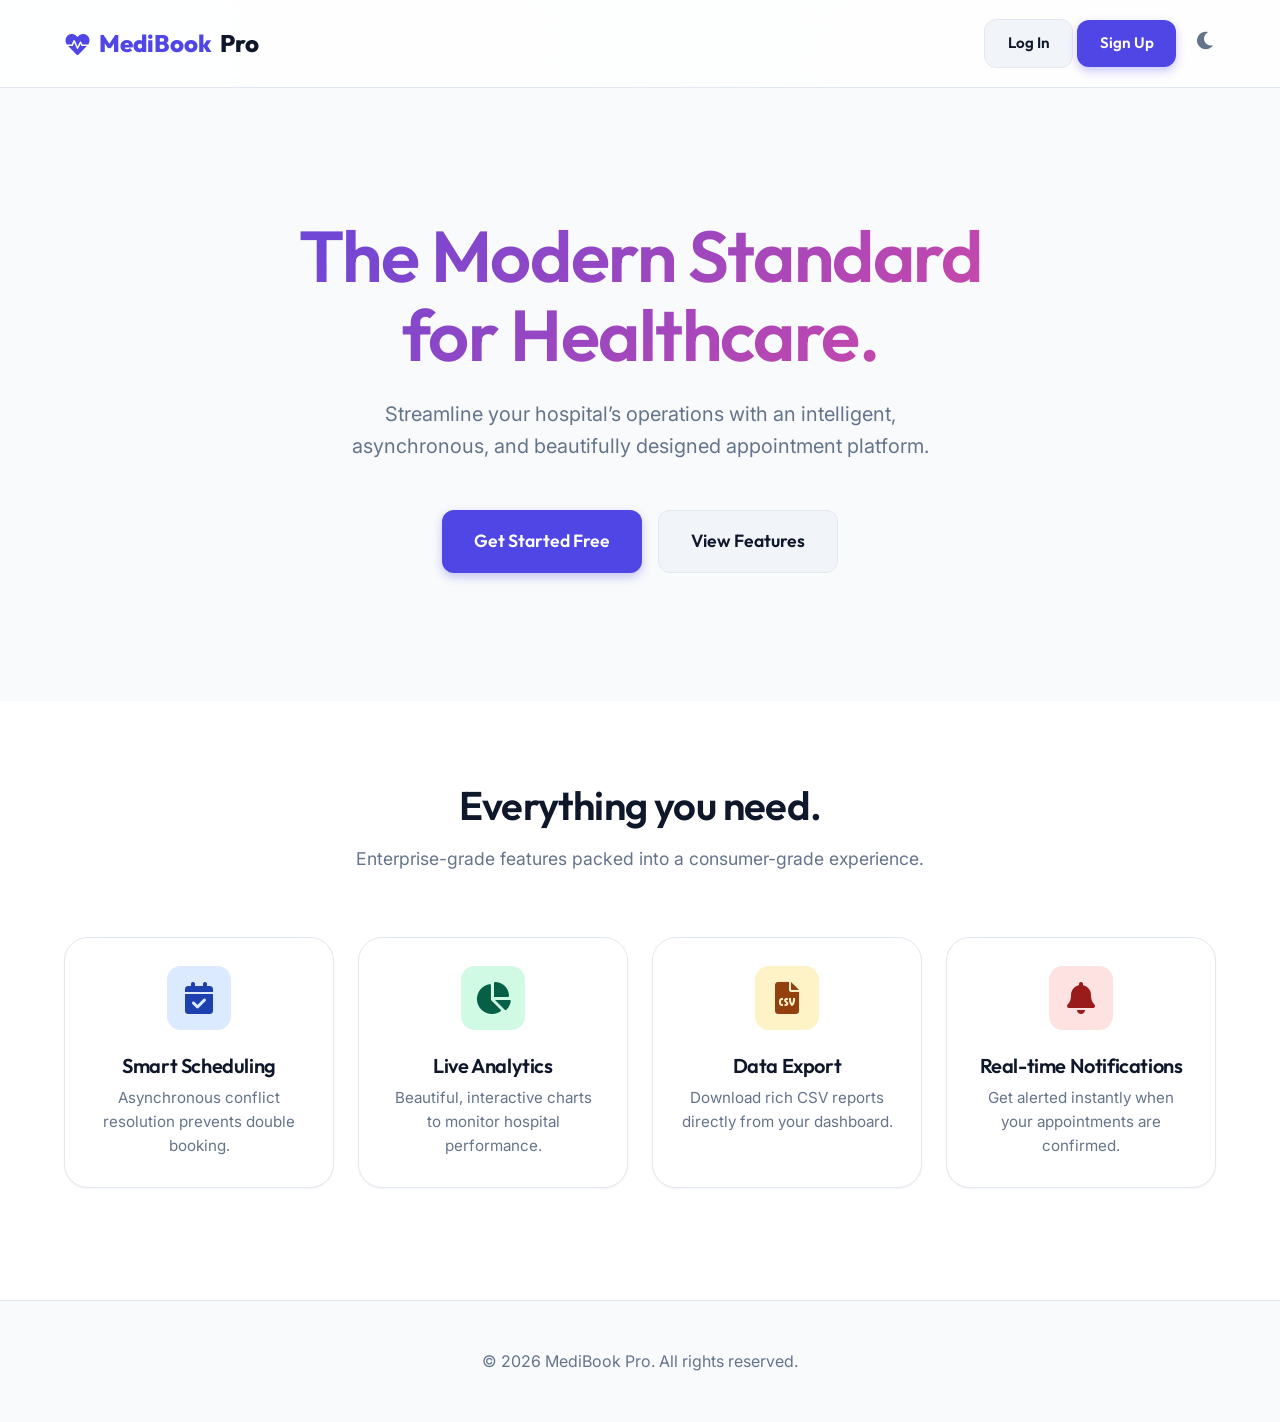
<file: index.html>
<!DOCTYPE html>
<html lang="en">
<head>
  <meta charset="UTF-8">
  <meta name="viewport" content="width=device-width, initial-scale=1.0">
  <title>MediBook Pro | Modern Healthcare</title>
  <link rel="stylesheet" href="https://cdnjs.cloudflare.com/ajax/libs/font-awesome/6.0.0/css/all.min.css">
  <link rel="stylesheet" href="assets/css/style.css">
</head>
<body>

  <header class="landing-header">
    <div class="logo">
      <i class="fas fa-heartbeat"></i>
      MediBook <span style="color:var(--text-main);">Pro</span>
    </div>
    <nav class="landing-nav">
      <a href="login.html" class="btn btn-secondary">Log In</a>
      <a href="register.html" class="btn btn-primary">Sign Up</a>
      <button class="icon-btn theme-toggle" title="Toggle Theme" style="margin-left:1rem;"><i class="fas fa-moon"></i></button>
    </nav>
  </header>

  <main>
    <section class="hero">
      <h1>The Modern Standard<br>for Healthcare.</h1>
      <p>Streamline your hospital’s operations with an intelligent, asynchronous, and beautifully designed appointment platform.</p>
      <div style="display: flex; gap: 1rem; justify-content: center; margin-top: 2rem;">
        <a href="register.html" class="btn btn-primary" style="padding: 1rem 2rem; font-size: 1.1rem;">Get Started Free</a>
        <a href="#features" class="btn btn-secondary" style="padding: 1rem 2rem; font-size: 1.1rem;">View Features</a>
      </div>
    </section>

    <section id="features" class="features" style="padding: 5rem 5%; background: var(--bg-surface);">
      <div style="text-align:center; margin-bottom: 4rem;">
        <h2 style="font-size: 2.5rem; margin-bottom: 1rem;">Everything you need.</h2>
        <p style="color:var(--text-muted); font-size: 1.1rem;">Enterprise-grade features packed into a consumer-grade experience.</p>
      </div>
      <div class="stats-grid">
        <div class="card" style="text-align: center; margin-bottom: 0;">
          <div class="stat-icon blue" style="margin: 0 auto 1.5rem auto; width: 64px; height: 64px; font-size: 2rem;"><i class="fas fa-calendar-check"></i></div>
          <h3 style="font-family: 'Outfit'; font-size: 1.25rem; color:var(--text-main); text-transform:none;">Smart Scheduling</h3>
          <p style="color: var(--text-muted); font-size: 0.95rem; margin-top: 0.5rem;">Asynchronous conflict resolution prevents double booking.</p>
        </div>
        <div class="card" style="text-align: center; margin-bottom: 0;">
          <div class="stat-icon green" style="margin: 0 auto 1.5rem auto; width: 64px; height: 64px; font-size: 2rem;"><i class="fas fa-chart-pie"></i></div>
          <h3 style="font-family: 'Outfit'; font-size: 1.25rem; color:var(--text-main); text-transform:none;">Live Analytics</h3>
          <p style="color: var(--text-muted); font-size: 0.95rem; margin-top: 0.5rem;">Beautiful, interactive charts to monitor hospital performance.</p>
        </div>
        <div class="card" style="text-align: center; margin-bottom: 0;">
          <div class="stat-icon amber" style="margin: 0 auto 1.5rem auto; width: 64px; height: 64px; font-size: 2rem;"><i class="fas fa-file-csv"></i></div>
          <h3 style="font-family: 'Outfit'; font-size: 1.25rem; color:var(--text-main); text-transform:none;">Data Export</h3>
          <p style="color: var(--text-muted); font-size: 0.95rem; margin-top: 0.5rem;">Download rich CSV reports directly from your dashboard.</p>
        </div>
        <div class="card" style="text-align: center; margin-bottom: 0;">
          <div class="stat-icon red" style="margin: 0 auto 1.5rem auto; width: 64px; height: 64px; font-size: 2rem;"><i class="fas fa-bell"></i></div>
          <h3 style="font-family: 'Outfit'; font-size: 1.25rem; color:var(--text-main); text-transform:none;">Real-time Notifications</h3>
          <p style="color: var(--text-muted); font-size: 0.95rem; margin-top: 0.5rem;">Get alerted instantly when your appointments are confirmed.</p>
        </div>
      </div>
    </section>
  </main>

  <footer style="padding: 3rem 5%; text-align: center; border-top: 1px solid var(--border); color: var(--text-muted);">
    <p>&copy; 2026 MediBook Pro. All rights reserved.</p>
  </footer>

  <script src="assets/js/utils.js"></script>
</body>
</html>
</file>
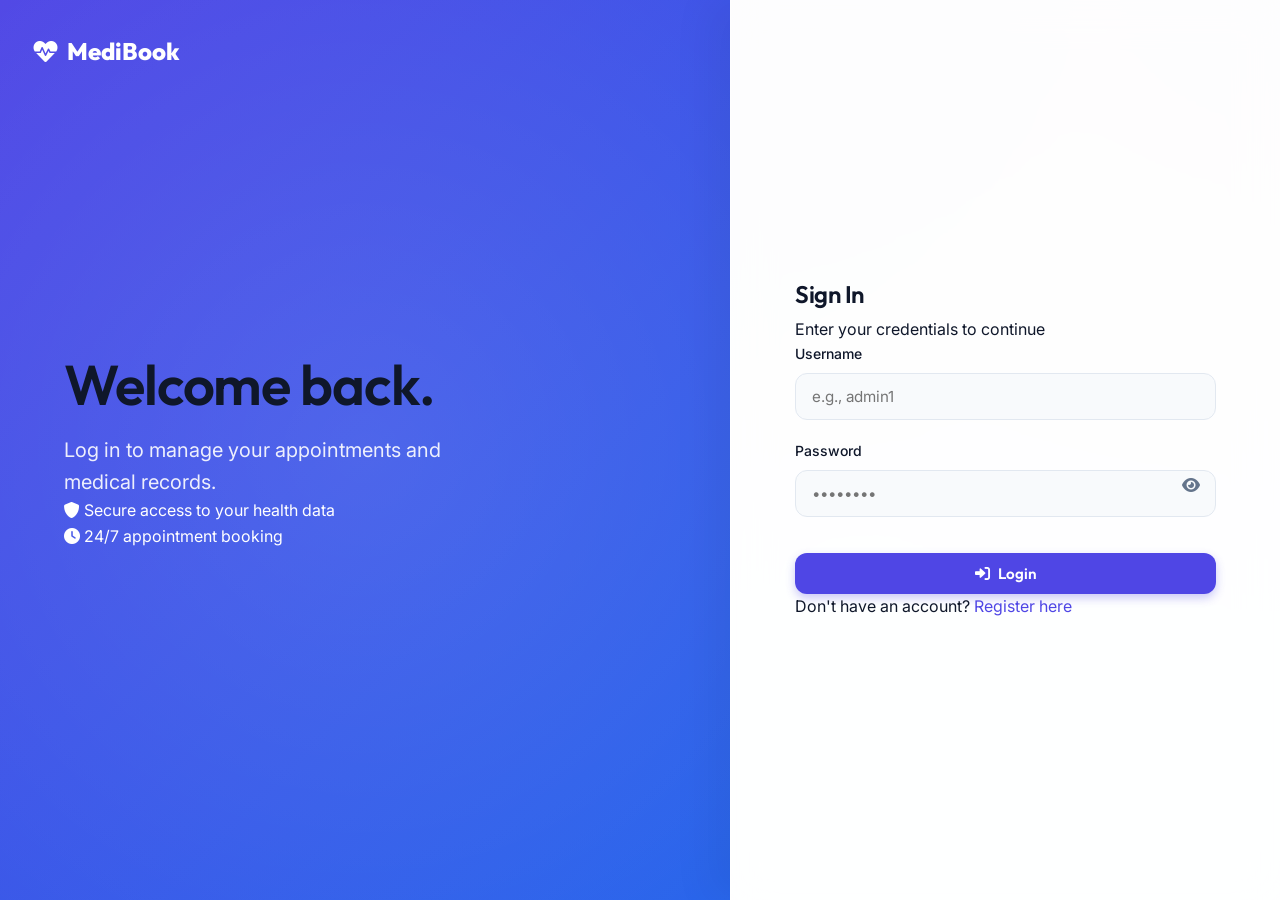
<file: doctor.html>
<!DOCTYPE html>
<html lang="en">
<head>
  <meta charset="UTF-8">
  <meta name="viewport" content="width=device-width, initial-scale=1.0">
  <title>Doctor Dashboard | MediBook</title>
  <link rel="stylesheet" href="https://cdnjs.cloudflare.com/ajax/libs/font-awesome/6.0.0/css/all.min.css">
  <link rel="stylesheet" href="assets/css/style.css">
</head>
<body>

  <div class="dashboard-container">
    
    <!-- Sidebar -->
    <aside class="sidebar">
      <div class="sidebar-header">
        <i class="fas fa-heartbeat"></i> MediBook
      </div>
      <nav class="sidebar-nav">
        <div class="nav-item active" onclick="showSection('schedule', event)">
          <i class="fas fa-calendar-day"></i> Today's Schedule
        </div>
        <div class="nav-item" onclick="showSection('patients', event)">
          <i class="fas fa-users"></i> Patient Records
        </div>
        <div class="nav-item" onclick="showSection('prescriptions', event)">
          <i class="fas fa-prescription-bottle-alt"></i> Prescriptions
        </div>
        <div class="nav-item" onclick="showSection('profile', event)">
          <i class="fas fa-user-md"></i> Profile
        </div>
      </nav>
      
      <div style="padding: 1.5rem;">
        <button onclick="logout()" class="btn btn-secondary" style="width: 100%; color: white; border-color: rgba(255,255,255,0.2);">
          <i class="fas fa-sign-out-alt"></i> Logout
        </button>
      </div>
    </aside>

    <!-- Main Content Area -->
    <main class="main-content">
      
      <!-- Top Header -->
      <header class="top-header">
        <div class="header-left">
          <button class="menu-toggle"><i class="fas fa-bars"></i></button>
          <h2 style="margin:0; font-size:1.25rem;">Doctor Dashboard</h2>
        </div>
        <div class="header-right">
          <button class="icon-btn theme-toggle" title="Toggle Theme"><i class="fas fa-moon"></i></button>
          
          <div class="notif-container" id="notifDropdownContainer">
            <button class="icon-btn" id="notifBtn" onclick="toggleNotificationDropdown()" title="Notifications">
              <i class="fas fa-bell"></i>
            </button>
            <div class="notif-dropdown" id="notifDropdown"></div>
          </div>
          
          <button onclick="logout()" class="icon-btn" style="color: var(--danger);" title="Logout">
            <i class="fas fa-sign-out-alt"></i>
          </button>
          
          <div class="user-profile">
            <div class="user-info">
              <span class="user-name">Dr. Name</span>
              <span class="user-role">Specialization</span>
            </div>
            <div class="avatar">D</div>
          </div>
        </div>
      </header>

      <!-- Scrollable Content -->
      <div class="content-area">
        
        <div id="schedule" class="section active">
          
          <div class="stats-grid">
            <div class="stat-card">
              <div class="stat-icon blue"><i class="fas fa-calendar-check"></i></div>
              <div class="stat-details">
                <h3>Today's Appointments</h3>
                <div class="stat-number" id="todayAppointments">0</div>
              </div>
            </div>
            <div class="stat-card">
              <div class="stat-icon amber"><i class="fas fa-clock"></i></div>
              <div class="stat-details">
                <h3>Pending Approval</h3>
                <div class="stat-number" id="pendingAppointments">0</div>
              </div>
            </div>
            <div class="stat-card">
              <div class="stat-icon green"><i class="fas fa-users"></i></div>
              <div class="stat-details">
                <h3>Total Patients</h3>
                <div class="stat-number" id="totalPatients">0</div>
              </div>
            </div>
          </div>

          <div class="card">
            <div class="card-header">
              <h2>Today's Schedule</h2>
            </div>
            <div id="todaySchedule" class="list-grid"></div>
          </div>

          <div class="card">
            <div class="card-header">
              <h2>Upcoming Appointments</h2>
            </div>
            <div id="upcomingSchedule" class="list-grid"></div>
          </div>
        </div>

        <div id="patients" class="section">
          <div class="card">
            <div class="card-header">
              <h2>Patient Directory</h2>
            </div>
            <div class="search-container">
              <i class="fas fa-search"></i>
              <input type="text" id="patientSearch" placeholder="Search patients by name...">
            </div>
            <div id="patientList" class="list-grid"></div>
          </div>
        </div>

        <div id="prescriptions" class="section">
          <div class="card">
            <div class="card-header">
              <h2>Issue Prescription</h2>
            </div>
            <form id="prescriptionForm">
              <div class="form-grid">
                <div class="form-group">
                  <label>Patient</label>
                  <select id="patientSelect" required>
                    <option value="">Select Patient</option>
                  </select>
                </div>
                <div class="form-group">
                  <label>Medication Name</label>
                  <input type="text" id="medication" required>
                </div>
                <div class="form-group">
                  <label>Dosage</label>
                  <input type="text" id="dosage" placeholder="e.g., 500mg" required>
                </div>
                <div class="form-group">
                  <label>Duration</label>
                  <input type="text" id="duration" placeholder="e.g., 7 days" required>
                </div>
              </div>
              <div class="form-group">
                <label>Instructions / Notes</label>
                <textarea id="instructions" required></textarea>
              </div>
              <button type="submit" class="btn btn-primary"><i class="fas fa-pills"></i> Issue Prescription</button>
            </form>
          </div>

          <div class="card">
            <div class="card-header">
              <h2>Recent Prescriptions</h2>
            </div>
            <div id="recentPrescriptions" class="list-grid"></div>
          </div>
        </div>

        <div id="profile" class="section">
          <div class="card">
            <div class="card-header">
              <h2>Doctor Profile</h2>
            </div>
            <form id="profileForm">
              <div class="form-grid">
                <div class="form-group">
                  <label>Full Name</label>
                  <input type="text" id="fullName" required>
                </div>
                <div class="form-group">
                  <label>Email</label>
                  <input type="email" id="email" required>
                </div>
                <div class="form-group">
                  <label>Phone</label>
                  <input type="tel" id="phone" required>
                </div>
                <div class="form-group">
                  <label>Specialization</label>
                  <input type="text" id="specialization" required>
                </div>
              </div>
              <div class="form-group">
                <label>Qualifications</label>
                <textarea id="qualifications" required></textarea>
              </div>
              <button type="submit" class="btn btn-primary">Update Profile</button>
            </form>
          </div>
        </div>

      </div>
    </main>
  </div>

  <script src="assets/js/utils.js"></script>
  <script src="assets/js/api.js"></script>
  <script src="assets/js/doctor.js"></script>
</body>
</html>
</file>
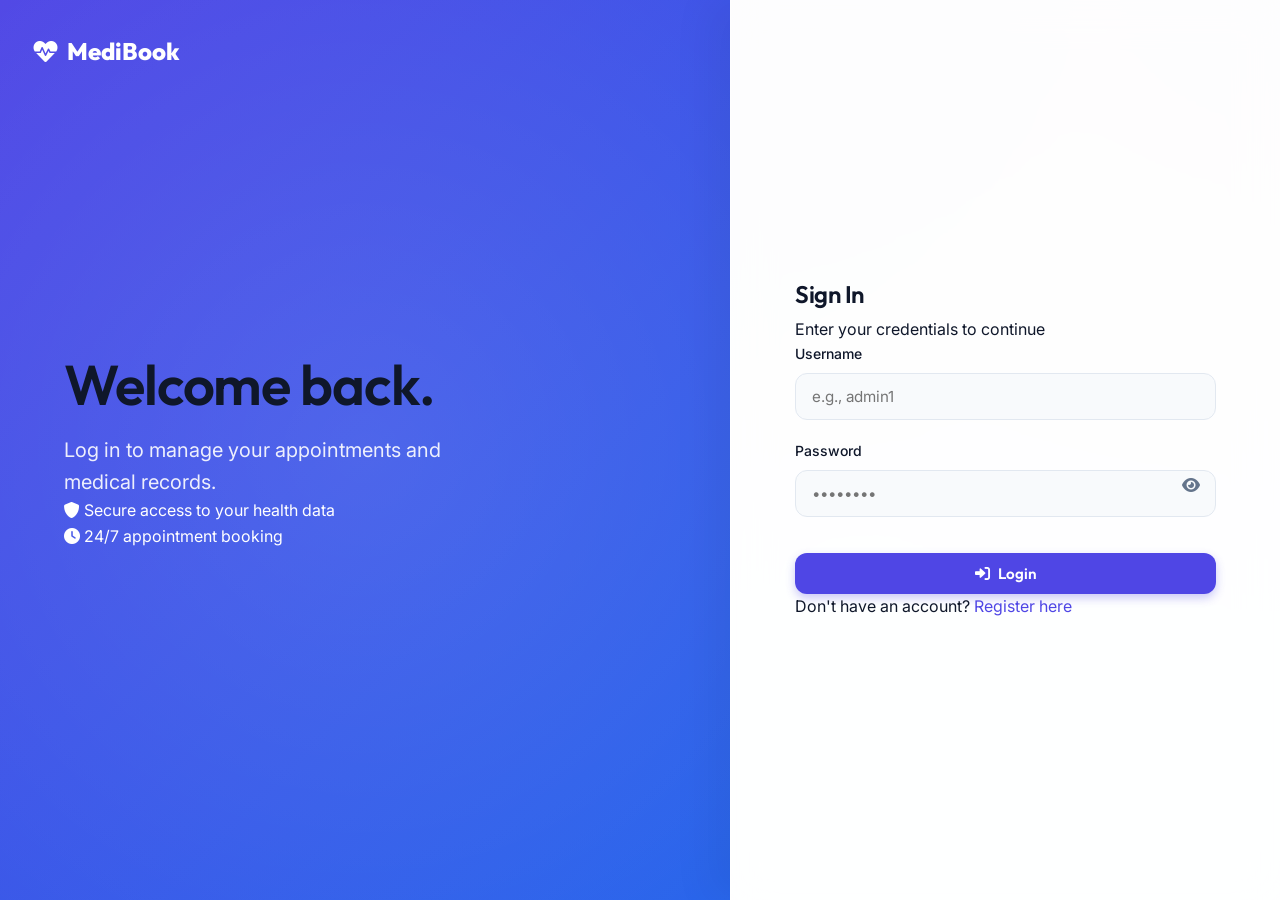
<file: login.html>
<!DOCTYPE html>
<html lang="en">
<head>
  <meta charset="UTF-8">
  <meta name="viewport" content="width=device-width, initial-scale=1.0">
  <title>Login | MediBook</title>
  <link rel="stylesheet" href="https://cdnjs.cloudflare.com/ajax/libs/font-awesome/6.0.0/css/all.min.css">
  <link rel="stylesheet" href="assets/css/style.css">
</head>
<body>

  <div class="auth-container">
    <div class="auth-brand">
      <a href="index.html" class="logo" style="color: white; margin-bottom: 2rem; position: absolute; top: 2rem; left: 2rem;">
        <i class="fas fa-heartbeat"></i> MediBook
      </a>
      <h1>Welcome back.</h1>
      <p>Log in to manage your appointments and medical records.</p>
      
      <div class="auth-features">
        <div class="auth-feature">
          <i class="fas fa-shield-alt"></i> Secure access to your health data
        </div>
        <div class="auth-feature">
          <i class="fas fa-clock"></i> 24/7 appointment booking
        </div>
      </div>
    </div>
    
    <div class="auth-form-wrapper">
      <div class="auth-form-header">
        <h2>Sign In</h2>
        <p>Enter your credentials to continue</p>
      </div>
      
      <form id="loginForm">
        <div class="form-group">
          <label for="loginUsername">Username</label>
          <input type="text" id="loginUsername" placeholder="e.g., admin1" required>
        </div>
        
        <div class="form-group" style="position: relative;">
          <label for="loginPassword">Password</label>
          <input type="password" id="loginPassword" placeholder="••••••••" required>
          <i class="fas fa-eye" id="togglePassword" style="position: absolute; right: 1rem; top: 2.3rem; cursor: pointer; color: var(--text-muted);"></i>
        </div>
        
        <button type="submit" class="btn btn-primary" style="width: 100%; margin-top: 1rem;">
          <i class="fas fa-sign-in-alt"></i> Login
        </button>
      </form>
      
      <div class="auth-footer">
        Don't have an account? <a href="register.html">Register here</a>
      </div>
    </div>
  </div>

  <script src="assets/js/utils.js"></script>
  <script src="assets/js/api.js"></script>
  <script src="assets/js/login.js"></script>
  <script>
    document.getElementById('togglePassword').addEventListener('click', function() {
      var pwd = document.getElementById('loginPassword');
      if (pwd.type === 'password') {
        pwd.type = 'text';
        this.classList.remove('fa-eye');
        this.classList.add('fa-eye-slash');
      } else {
        pwd.type = 'password';
        this.classList.remove('fa-eye-slash');
        this.classList.add('fa-eye');
      }
    });
  </script>
</body>
</html>
</file>
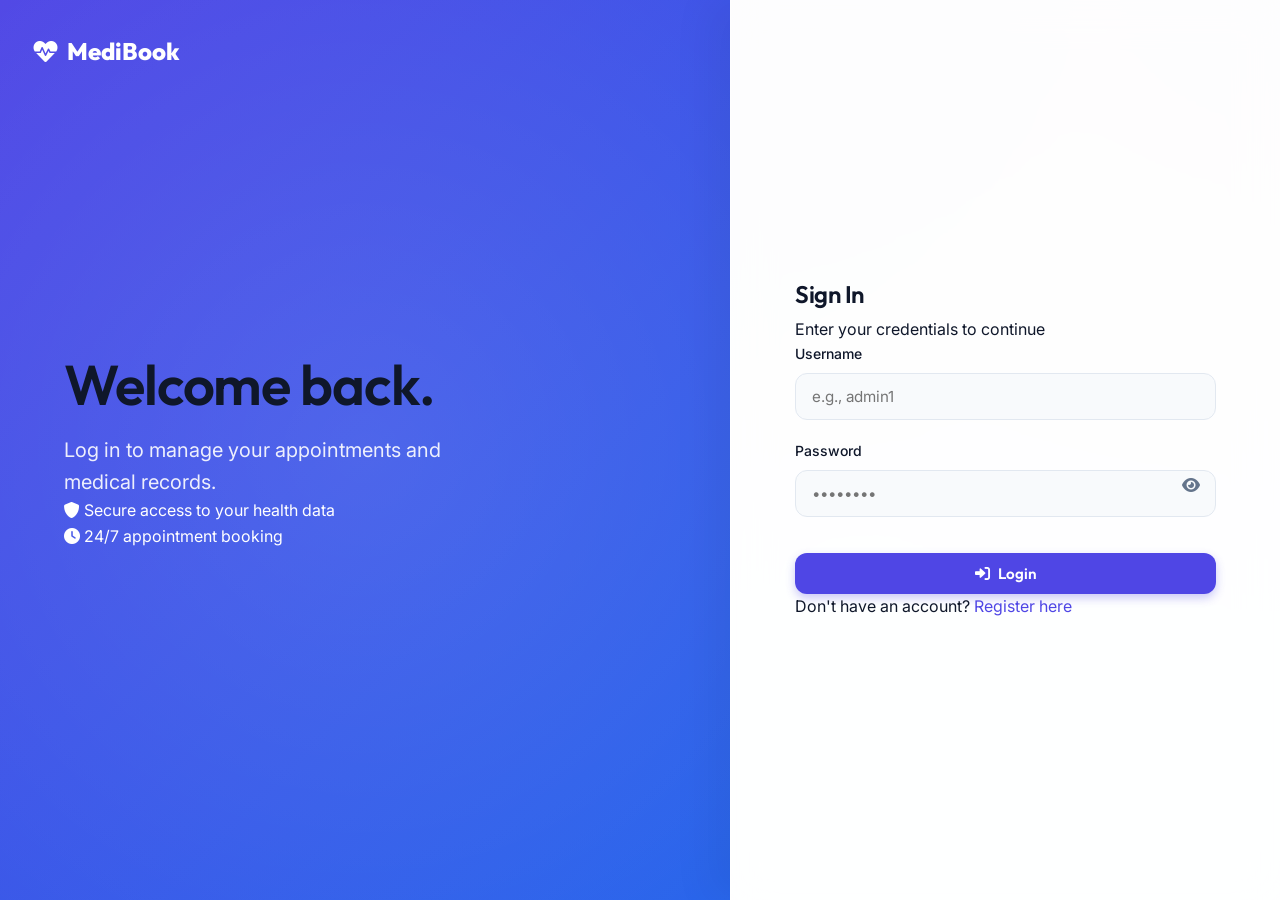
<file: patient.html>
<!DOCTYPE html>
<html lang="en">
<head>
  <meta charset="UTF-8">
  <meta name="viewport" content="width=device-width, initial-scale=1.0">
  <title>Patient Dashboard | MediBook</title>
  <link rel="stylesheet" href="https://cdnjs.cloudflare.com/ajax/libs/font-awesome/6.0.0/css/all.min.css">
  <link rel="stylesheet" href="assets/css/style.css">
</head>
<body>

  <div class="dashboard-container">
    
    <!-- Sidebar -->
    <aside class="sidebar">
      <div class="sidebar-header">
        <i class="fas fa-heartbeat"></i> MediBook
      </div>
      <nav class="sidebar-nav">
        <div class="nav-item active" onclick="showSection('appointments', event)">
          <i class="fas fa-calendar-alt"></i> Appointments
          <span id="notificationCount" class="notification-badge" style="display:none;">0</span>
        </div>
        <div class="nav-item" onclick="showSection('medical-records', event)">
          <i class="fas fa-file-medical"></i> Medical Records
        </div>
        <div class="nav-item" onclick="showSection('profile', event)">
          <i class="fas fa-user"></i> Profile
        </div>
      </nav>
      
      <!-- Logout at bottom -->
      <div style="padding: 1.5rem;">
        <button onclick="logout()" class="btn btn-secondary" style="width: 100%; color: white; border-color: rgba(255,255,255,0.2);">
          <i class="fas fa-sign-out-alt"></i> Logout
        </button>
      </div>
    </aside>

    <!-- Main Content Area -->
    <main class="main-content">
      
      <!-- Top Header -->
      <header class="top-header">
        <div class="header-left">
          <button class="menu-toggle"><i class="fas fa-bars"></i></button>
          <h2 style="margin:0; font-size:1.25rem;">Patient Dashboard</h2>
        </div>
        <div class="header-right">
          <button class="icon-btn theme-toggle" title="Toggle Theme"><i class="fas fa-moon"></i></button>
          
          <div class="notif-container" id="notifDropdownContainer">
            <button class="icon-btn" id="notifBtn" onclick="toggleNotificationDropdown()" title="Notifications">
              <i class="fas fa-bell"></i>
              <!-- Badge injected by JS -->
            </button>
            <div class="notif-dropdown" id="notifDropdown">
              <!-- Notifications injected by JS -->
            </div>
          </div>
          
          <button onclick="logout()" class="icon-btn" style="color: var(--danger);" title="Logout">
            <i class="fas fa-sign-out-alt"></i>
          </button>
          
          <div class="user-profile">
            <div class="user-info">
              <span class="user-name">Patient Name</span>
              <span class="user-role">Patient</span>
            </div>
            <div class="avatar">P</div>
          </div>
        </div>
      </header>

      <!-- Scrollable Content -->
      <div class="content-area">
        
        <div id="appointments" class="section active">
          
          <div class="stats-grid">
            <div class="stat-card">
              <div class="stat-icon blue"><i class="fas fa-calendar-check"></i></div>
              <div class="stat-details">
                <h3>Upcoming Appointments</h3>
                <div class="stat-number" id="stat-upcoming">0</div>
              </div>
            </div>
            <div class="stat-card">
              <div class="stat-icon green"><i class="fas fa-history"></i></div>
              <div class="stat-details">
                <h3>Past Appointments</h3>
                <div class="stat-number" id="stat-past">0</div>
              </div>
            </div>
          </div>

          <div class="card">
            <div class="card-header">
              <h2>Book New Appointment</h2>
            </div>
            <form id="appointmentForm">
              <div class="form-grid">
                <div class="form-group">
                  <label>Specialization</label>
                  <select id="specializationSelect" required>
                    <option value="">Select Specialization</option>
                  </select>
                </div>
                <div class="form-group">
                  <label>Doctor</label>
                  <select id="doctorSelect" required>
                    <option value="">Select Doctor</option>
                  </select>
                </div>
                <div class="form-group">
                  <label>Date</label>
                  <input type="date" id="appointmentDate" required>
                </div>
                <div class="form-group">
                  <label>Time</label>
                  <select id="appointmentTime" required></select>
                </div>
              </div>
              <div class="form-group">
                <label>Notes / Symptoms</label>
                <textarea id="appointmentNotes" placeholder="Any specific concerns?"></textarea>
              </div>
              <button type="submit" class="btn btn-primary"><i class="fas fa-calendar-plus"></i> Book Appointment</button>
            </form>
          </div>

          <div class="card">
            <div class="card-header">
              <h2>Upcoming Appointments</h2>
            </div>
            <div id="upcomingAppointments" class="list-grid"></div>
          </div>

          <div class="card">
            <div class="card-header">
              <h2>Past Appointments</h2>
            </div>
            <div id="pastAppointments" class="list-grid"></div>
          </div>
        </div>

        <div id="medical-records" class="section">
          <div class="card">
            <div class="card-header">
              <h2>Medical History</h2>
            </div>
            <div id="medicalHistory" class="list-grid"></div>
          </div>
          
          <div class="card">
            <div class="card-header">
              <h2>Prescriptions</h2>
            </div>
            <div id="prescriptions" class="list-grid"></div>
          </div>
        </div>

        <div id="profile" class="section">
          <div class="card">
            <div class="card-header">
              <h2>Personal Information</h2>
            </div>
            <form id="profileForm">
              <div class="form-grid">
                <div class="form-group">
                  <label>Full Name</label>
                  <input type="text" id="fullName">
                </div>
                <div class="form-group">
                  <label>Date of Birth</label>
                  <input type="date" id="dob">
                </div>
                <div class="form-group">
                  <label>Email</label>
                  <input type="email" id="email">
                </div>
                <div class="form-group">
                  <label>Phone Number</label>
                  <input type="tel" id="phone">
                </div>
              </div>
              <div class="form-group">
                <label>Address</label>
                <textarea id="address"></textarea>
              </div>
              <button type="submit" class="btn btn-primary">Save Changes</button>
            </form>
          </div>
        </div>

      </div>
    </main>
  </div>

  <script src="assets/js/utils.js"></script>
  <script src="assets/js/api.js"></script>
  <script src="assets/js/patient.js"></script>
</body>
</html>
</file>
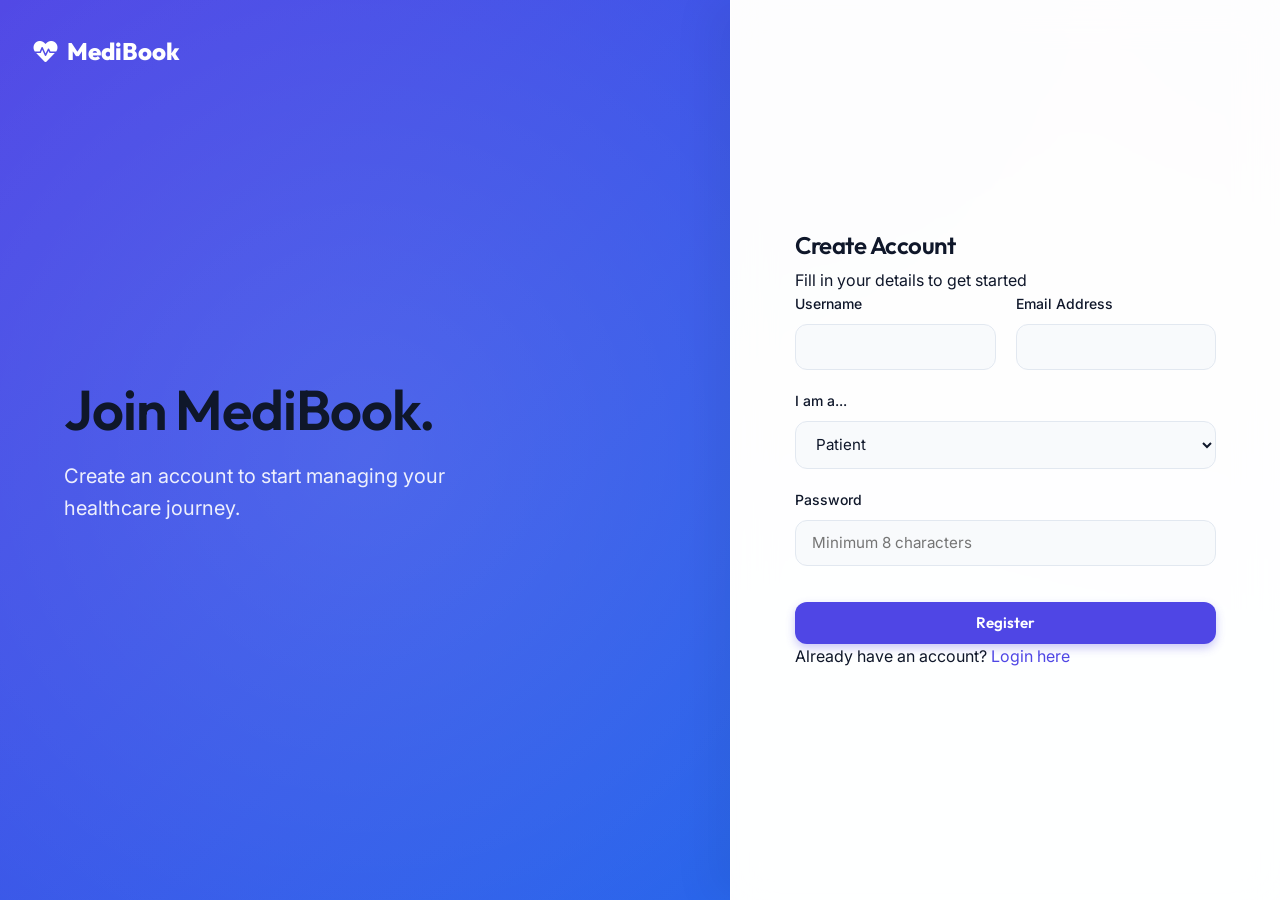
<file: register.html>
<!DOCTYPE html>
<html lang="en">
<head>
  <meta charset="UTF-8">
  <meta name="viewport" content="width=device-width, initial-scale=1.0">
  <title>Register | MediBook</title>
  <link rel="stylesheet" href="https://cdnjs.cloudflare.com/ajax/libs/font-awesome/6.0.0/css/all.min.css">
  <link rel="stylesheet" href="assets/css/style.css">
</head>
<body>

  <div class="auth-container">
    <div class="auth-brand">
      <a href="index.html" class="logo" style="color: white; margin-bottom: 2rem; position: absolute; top: 2rem; left: 2rem;">
        <i class="fas fa-heartbeat"></i> MediBook
      </a>
      <h1>Join MediBook.</h1>
      <p>Create an account to start managing your healthcare journey.</p>
    </div>
    
    <div class="auth-form-wrapper">
      <div class="auth-form-header">
        <h2>Create Account</h2>
        <p>Fill in your details to get started</p>
      </div>
      
      <form id="registerForm">
        <div class="form-grid">
          <div class="form-group">
            <label for="regUsername">Username</label>
            <input type="text" id="regUsername" required>
          </div>
          
          <div class="form-group">
            <label for="regEmail">Email Address</label>
            <input type="email" id="regEmail" required>
          </div>
        </div>
        
        <div class="form-group">
          <label for="regRole">I am a...</label>
          <select id="regRole" required>
            <option value="patient">Patient</option>
            <option value="doctor">Doctor</option>
          </select>
        </div>
        
        <div class="form-group" id="specContainer" style="display: none;">
          <label for="regSpec">Specialization</label>
          <input type="text" id="regSpec" placeholder="e.g., Cardiology">
        </div>
        
        <div class="form-group">
          <label for="regPassword">Password</label>
          <input type="password" id="regPassword" placeholder="Minimum 8 characters" minlength="8" required>
        </div>
        
        <button type="submit" class="btn btn-primary" style="width: 100%; margin-top: 1rem;">
          Register
        </button>
      </form>
      
      <div class="auth-footer">
        Already have an account? <a href="login.html">Login here</a>
      </div>
    </div>
  </div>

  <script src="assets/js/utils.js"></script>
  <script src="assets/js/api.js"></script>
  <script src="assets/js/register.js"></script>
</body>
</html>
</file>
<file: assets/css/style.css>
/* ─── Premium SaaS Design System ──────────────────────────────────────────────── */
@import url('https://fonts.googleapis.com/css2?family=Inter:wght@300;400;500;600&family=Outfit:wght@400;500;600;700&display=swap');

:root {
  /* Colors - Light Theme */
  --bg-body: #f8fafc;
  --bg-surface: #ffffff;
  --bg-surface-hover: #f1f5f9;
  --bg-glass: rgba(255, 255, 255, 0.85);
  
  --text-main: #0f172a;
  --text-muted: #64748b;
  
  --primary: #4f46e5;
  --primary-hover: #4338ca;
  --primary-light: #e0e7ff;
  
  --sidebar-bg: #ffffff;
  --sidebar-text: #334155;
  --sidebar-hover: #f1f5f9;
  --sidebar-active-bg: #e0e7ff;
  --sidebar-active-text: #4f46e5;
  
  --border: #e2e8f0;
  
  /* Status Colors */
  --success: #10b981;
  --success-bg: #d1fae5;
  --success-text: #065f46;
  --danger: #ef4444;
  --danger-bg: #fee2e2;
  --danger-text: #991b1b;
  --warning: #f59e0b;
  --warning-bg: #fef3c7;
  --warning-text: #92400e;
  --info: #3b82f6;
  --info-bg: #dbeafe;
  --info-text: #1e40af;

  /* Premium Shadows */
  --shadow-sm: 0 1px 2px 0 rgba(0, 0, 0, 0.05);
  --shadow-md: 0 4px 6px -1px rgba(0, 0, 0, 0.05), 0 2px 4px -1px rgba(0, 0, 0, 0.03);
  --shadow-lg: 0 10px 15px -3px rgba(0, 0, 0, 0.05), 0 4px 6px -2px rgba(0, 0, 0, 0.03);
  --shadow-float: 0 20px 25px -5px rgba(0, 0, 0, 0.1), 0 10px 10px -5px rgba(0, 0, 0, 0.04);
  
  /* Borders */
  --radius-sm: 8px;
  --radius-md: 12px;
  --radius-lg: 16px;
  --radius-xl: 24px;
}

[data-theme="dark"] {
  --bg-body: #0f172a;
  --bg-surface: #1e293b;
  --bg-surface-hover: #334155;
  --bg-glass: rgba(30, 41, 59, 0.85);
  
  --text-main: #f8fafc;
  --text-muted: #94a3b8;
  --border: #334155;
  
  --primary: #6366f1;
  --primary-hover: #818cf8;
  --primary-light: rgba(99, 102, 241, 0.2);
  
  --sidebar-bg: #1e293b;
  --sidebar-text: #cbd5e1;
  --sidebar-hover: #334155;
  --sidebar-active-bg: rgba(99, 102, 241, 0.2);
  --sidebar-active-text: #818cf8;
  
  --shadow-md: 0 4px 6px -1px rgba(0, 0, 0, 0.4);
  --shadow-lg: 0 10px 15px -3px rgba(0, 0, 0, 0.5);
  --shadow-float: 0 20px 25px -5px rgba(0, 0, 0, 0.6);
}

* { box-sizing: border-box; margin: 0; padding: 0; }

body {
  font-family: 'Inter', sans-serif;
  background-color: var(--bg-body);
  color: var(--text-main);
  line-height: 1.6;
  transition: background-color 0.3s ease, color 0.3s ease;
  /* Premium Mesh Gradient Base */
  background-image: 
    radial-gradient(at 0% 0%, hsla(253,16%,7%,0) 0, transparent 50%), 
    radial-gradient(at 50% 0%, hsla(225,39%,30%,0.03) 0, transparent 50%), 
    radial-gradient(at 100% 0%, hsla(339,49%,30%,0.03) 0, transparent 50%);
}

[data-theme="dark"] body {
  background-image: 
    radial-gradient(at 0% 0%, hsla(253,16%,7%,1) 0, transparent 50%), 
    radial-gradient(at 50% 0%, hsla(225,39%,30%,0.2) 0, transparent 50%), 
    radial-gradient(at 100% 0%, hsla(339,49%,30%,0.2) 0, transparent 50%);
}

a { color: var(--primary); text-decoration: none; transition: color 0.2s; }
a:hover { color: var(--primary-hover); }

/* ─── Typography ─────────────────────────────────────────────────────────────── */
h1, h2, h3, h4, h5, h6 {
  font-family: 'Outfit', sans-serif;
  font-weight: 600;
  line-height: 1.2;
  color: var(--text-main);
  margin-bottom: 0.5rem;
  letter-spacing: -0.02em;
}

/* ─── Layout: Floating Sidebar ───────────────────────────────────────────────── */
.dashboard-container {
  display: flex;
  height: 100vh;
  padding: 1rem;
  gap: 1.5rem;
  overflow: hidden;
}

.sidebar {
  width: 260px;
  background: var(--sidebar-bg);
  border-radius: var(--radius-xl);
  box-shadow: var(--shadow-lg);
  display: flex;
  flex-direction: column;
  transition: transform 0.3s ease, background 0.3s ease;
  z-index: 50;
  border: 1px solid var(--border);
  overflow: hidden;
}

.sidebar-header {
  padding: 2rem 1.5rem 1rem 1.5rem;
  font-size: 1.5rem;
  font-family: 'Outfit', sans-serif;
  font-weight: 700;
  display: flex;
  align-items: center;
  gap: 0.5rem;
  color: var(--primary);
}

.sidebar-nav {
  flex: 1;
  padding: 1rem 0;
  overflow-y: auto;
}

.nav-item {
  padding: 0.8rem 1.5rem;
  margin: 0.25rem 1rem;
  border-radius: var(--radius-md);
  cursor: pointer;
  display: flex;
  align-items: center;
  gap: 1rem;
  font-weight: 500;
  color: var(--sidebar-text);
  transition: all 0.2s;
}

.nav-item:hover {
  background-color: var(--sidebar-hover);
  transform: translateX(4px);
}

.nav-item.active {
  background-color: var(--sidebar-active-bg);
  color: var(--sidebar-active-text);
}

/* ─── Main Content & Header (Glassmorphism) ──────────────────────────────────── */
.main-content {
  flex: 1;
  display: flex;
  flex-direction: column;
  overflow: hidden;
  border-radius: var(--radius-xl);
}

.top-header {
  background: var(--bg-glass);
  backdrop-filter: blur(12px);
  -webkit-backdrop-filter: blur(12px);
  padding: 1rem 2rem;
  display: flex;
  justify-content: space-between;
  align-items: center;
  border-radius: var(--radius-xl);
  margin-bottom: 1.5rem;
  box-shadow: var(--shadow-sm);
  border: 1px solid var(--border);
  z-index: 40;
}

.header-left { display: flex; align-items: center; gap: 1rem; }
.menu-toggle { display: none; background: none; border: none; color: var(--text-main); font-size: 1.5rem; cursor: pointer; }
.header-right { display: flex; align-items: center; gap: 1.25rem; }

.icon-btn {
  background: none;
  border: none;
  color: var(--text-muted);
  font-size: 1.25rem;
  cursor: pointer;
  transition: color 0.2s, transform 0.2s;
  position: relative;
}
.icon-btn:hover { color: var(--text-main); transform: scale(1.1); }

/* Notifications Dropdown */
.notif-container { position: relative; }
.notif-dropdown {
  position: absolute;
  top: 100%;
  right: -10px;
  width: 320px;
  background: var(--bg-surface);
  border: 1px solid var(--border);
  border-radius: var(--radius-lg);
  box-shadow: var(--shadow-float);
  margin-top: 1rem;
  display: none;
  flex-direction: column;
  z-index: 100;
  max-height: 400px;
  overflow-y: auto;
  opacity: 0;
  transform: translateY(-10px);
  transition: all 0.2s ease;
}
.notif-dropdown.show {
  display: flex;
  opacity: 1;
  transform: translateY(0);
}
.notif-header { padding: 1rem; border-bottom: 1px solid var(--border); font-family: 'Outfit', sans-serif; font-weight: 600; }
.notif-item { padding: 1rem; border-bottom: 1px solid var(--border); font-size: 0.85rem; }
.notif-item.unread { background: var(--bg-surface-hover); }
.notif-item:last-child { border-bottom: none; }
.notif-date { color: var(--text-muted); font-size: 0.75rem; margin-top: 0.25rem; }

/* User Profile */
.user-profile { display: flex; align-items: center; gap: 0.75rem; border-left: 1px solid var(--border); padding-left: 1.25rem; }
.avatar { width: 42px; height: 42px; border-radius: 50%; background: var(--primary); color: white; display: flex; align-items: center; justify-content: center; font-weight: 600; font-family: 'Outfit'; font-size: 1.2rem; box-shadow: var(--shadow-md); }
.user-info { display: flex; flex-direction: column; }
.user-name { font-weight: 600; font-size: 0.9rem; font-family: 'Outfit'; }
.user-role { font-size: 0.8rem; color: var(--text-muted); text-transform: capitalize; }

.content-area { flex: 1; overflow-y: auto; padding-right: 0.5rem; }

/* ─── Cards & Sections ───────────────────────────────────────────────────────── */
.section { display: none; animation: slideUp 0.4s ease forwards; opacity: 0; }
.section.active { display: block; }

@keyframes slideUp {
  from { opacity: 0; transform: translateY(15px); }
  to { opacity: 1; transform: translateY(0); }
}

.card {
  background: var(--bg-surface);
  border-radius: var(--radius-xl);
  padding: 1.75rem;
  box-shadow: var(--shadow-sm);
  margin-bottom: 1.5rem;
  border: 1px solid var(--border);
  transition: box-shadow 0.3s ease;
}
.card:hover { box-shadow: var(--shadow-md); }

.card-header {
  display: flex;
  justify-content: space-between;
  align-items: center;
  margin-bottom: 1.5rem;
}
.card-header h2 { margin: 0; font-size: 1.35rem; }

/* ─── Stats Grid ─────────────────────────────────────────────────────────────── */
.stats-grid { display: grid; grid-template-columns: repeat(auto-fit, minmax(220px, 1fr)); gap: 1.5rem; margin-bottom: 2rem; }
.stat-card {
  background: var(--bg-surface);
  border-radius: var(--radius-xl);
  padding: 1.5rem;
  box-shadow: var(--shadow-sm);
  border: 1px solid var(--border);
  display: flex;
  align-items: center;
  gap: 1.25rem;
  transition: transform 0.3s, box-shadow 0.3s;
}
.stat-card:hover { transform: translateY(-3px); box-shadow: var(--shadow-md); }
.stat-icon { width: 54px; height: 54px; border-radius: 14px; display: flex; align-items: center; justify-content: center; font-size: 1.5rem; }
.stat-icon.blue { background: var(--info-bg); color: var(--info-text); }
.stat-icon.green { background: var(--success-bg); color: var(--success-text); }
.stat-icon.amber { background: var(--warning-bg); color: var(--warning-text); }
.stat-icon.red { background: var(--danger-bg); color: var(--danger-text); }
.stat-details flex: 1;
.stat-details h3 { font-size: 0.85rem; color: var(--text-muted); margin: 0; font-weight: 500; font-family: 'Inter'; text-transform: uppercase; letter-spacing: 0.05em; }
.stat-number { font-size: 2rem; font-weight: 700; color: var(--text-main); font-family: 'Outfit'; line-height: 1.2; }

/* ─── Forms & Inputs ─────────────────────────────────────────────────────────── */
.form-group { margin-bottom: 1.25rem; }
label { display: block; font-size: 0.875rem; font-weight: 500; margin-bottom: 0.5rem; color: var(--text-main); }
input, select, textarea {
  width: 100%;
  padding: 0.8rem 1rem;
  border: 1px solid var(--border);
  border-radius: var(--radius-md);
  background-color: var(--bg-body);
  color: var(--text-main);
  font-family: inherit;
  font-size: 0.95rem;
  transition: all 0.2s ease;
}
input:focus, select:focus, textarea:focus {
  outline: none;
  border-color: var(--primary);
  background-color: var(--bg-surface);
  box-shadow: 0 0 0 4px var(--primary-light);
}
textarea { min-height: 100px; resize: vertical; }
.form-grid { display: grid; grid-template-columns: 1fr 1fr; gap: 1.25rem; }
@media (max-width: 600px) { .form-grid { grid-template-columns: 1fr; } }

/* ─── Buttons ────────────────────────────────────────────────────────────────── */
.btn {
  display: inline-flex;
  align-items: center;
  justify-content: center;
  gap: 0.5rem;
  padding: 0.7rem 1.4rem;
  border-radius: var(--radius-md);
  font-weight: 600;
  font-size: 0.95rem;
  font-family: 'Outfit', sans-serif;
  cursor: pointer;
  border: none;
  transition: all 0.2s ease;
}
.btn-primary { background: var(--primary); color: white; box-shadow: 0 4px 10px rgba(79, 70, 229, 0.3); }
.btn-primary:hover { background: var(--primary-hover); transform: translateY(-2px); box-shadow: 0 6px 15px rgba(79, 70, 229, 0.4); }
.btn-secondary { background: var(--bg-surface-hover); color: var(--text-main); border: 1px solid var(--border); }
.btn-secondary:hover { background: var(--border); }
.btn-danger { background: var(--danger); color: white; }
.btn-danger-outline { background: transparent; color: var(--danger); border: 1px solid var(--danger); }
.btn-danger-outline:hover { background: var(--danger-bg); }
.btn-sm { padding: 0.4rem 0.8rem; font-size: 0.85rem; border-radius: var(--radius-sm); }

/* ─── Data Cards (Modern alternative to tables) ─────────────────────────────── */
.list-grid { display: grid; gap: 1rem; }
.list-item {
  background: var(--bg-surface);
  border: 1px solid var(--border);
  border-radius: var(--radius-lg);
  padding: 1.25rem 1.5rem;
  display: flex;
  justify-content: space-between;
  align-items: center;
  transition: transform 0.2s, box-shadow 0.2s;
}
.list-item:hover { transform: translateY(-2px); box-shadow: var(--shadow-md); border-color: var(--primary-light); }
.list-item-content { flex: 1; }
.list-item-header { display: flex; align-items: center; gap: 1rem; margin-bottom: 0.25rem; }
.list-item-title { font-weight: 600; color: var(--text-main); font-size: 1.1rem; font-family: 'Outfit'; }
.list-item-subtitle { color: var(--text-muted); font-size: 0.85rem; }
.list-item-body { font-size: 0.9rem; color: var(--text-muted); margin-top: 0.5rem; }
.list-item-actions { display: flex; gap: 0.5rem; align-items: center; }

/* ─── Badges ─────────────────────────────────────────────────────────────────── */
.badge { display: inline-flex; align-items: center; padding: 0.25rem 0.75rem; border-radius: 9999px; font-size: 0.75rem; font-weight: 700; text-transform: uppercase; letter-spacing: 0.05em; font-family: 'Outfit'; }
.badge-pending { background: var(--warning-bg); color: var(--warning-text); }
.badge-confirmed { background: var(--success-bg); color: var(--success-text); }
.badge-cancelled { background: var(--danger-bg); color: var(--danger-text); }
.badge-info { background: var(--info-bg); color: var(--info-text); }

/* Notification Badge */
.notification-badge { background: var(--danger); color: white; border-radius: 50%; width: 18px; height: 18px; display: inline-flex; align-items: center; justify-content: center; font-size: 0.65rem; font-weight: 800; position: absolute; top: -4px; right: -4px; border: 2px solid var(--bg-glass); }

/* ─── Tables (For Admin) ─────────────────────────────────────────────────────── */
.table-container { overflow-x: auto; background: var(--bg-surface); border-radius: var(--radius-xl); border: 1px solid var(--border); }
table { width: 100%; border-collapse: collapse; text-align: left; }
th { background: var(--bg-surface-hover); color: var(--text-muted); font-size: 0.75rem; text-transform: uppercase; letter-spacing: 0.05em; padding: 1rem 1.5rem; font-weight: 600; border-bottom: 1px solid var(--border); }
td { padding: 1rem 1.5rem; border-bottom: 1px solid var(--border); color: var(--text-main); vertical-align: middle; font-size: 0.95rem; }
tr:last-child td { border-bottom: none; }
tr:hover td { background-color: var(--bg-body); }

/* ─── Chart Container ────────────────────────────────────────────────────────── */
.chart-container { position: relative; height: 300px; width: 100%; display: flex; align-items: center; justify-content: center; }

/* ─── Auth Pages (Glassmorphism Split Screen) ────────────────────────────────── */
.auth-container { display: flex; min-height: 100vh; background: var(--bg-body); background-image: radial-gradient(at 0% 0%, hsla(253,16%,7%,0) 0, transparent 50%), radial-gradient(at 50% 0%, hsla(225,39%,30%,0.05) 0, transparent 50%), radial-gradient(at 100% 0%, hsla(339,49%,30%,0.05) 0, transparent 50%); }
.auth-brand { flex: 1.2; background: linear-gradient(135deg, #4f46e5 0%, #2563eb 100%); color: white; display: flex; flex-direction: column; justify-content: center; padding: 4rem; position: relative; overflow: hidden; }
.auth-brand::before { content: ''; position: absolute; top: -50%; left: -50%; width: 200%; height: 200%; background: radial-gradient(circle, rgba(255,255,255,0.1) 0%, transparent 60%); }
.auth-brand h1 { font-size: 3.5rem; margin-bottom: 1rem; position: relative; z-index: 1; }
.auth-brand p { font-size: 1.25rem; opacity: 0.9; max-width: 400px; position: relative; z-index: 1; }
.auth-form-wrapper { width: 550px; background: var(--bg-glass); backdrop-filter: blur(20px); -webkit-backdrop-filter: blur(20px); display: flex; flex-direction: column; justify-content: center; padding: 4rem; box-shadow: -20px 0 40px rgba(0,0,0,0.05); z-index: 10; border-left: 1px solid rgba(255,255,255,0.5); }
[data-theme="dark"] .auth-form-wrapper { border-left: 1px solid rgba(255,255,255,0.05); }

/* ─── Modals, Toasts, Skeletons & Spinners ───────────────────────────────────── */
/* (Kept structure from previous, updated for border-radius) */
.modal-overlay { position: fixed; top: 0; left: 0; right: 0; bottom: 0; background: rgba(0,0,0,0.4); backdrop-filter: blur(8px); display: flex; align-items: center; justify-content: center; z-index: 9999; opacity: 0; transition: opacity 0.2s ease; }
.modal-overlay.active { opacity: 1; }
.modal-content { background: var(--bg-surface); border-radius: var(--radius-xl); padding: 2.5rem; width: 90%; max-width: 400px; box-shadow: var(--shadow-float); transform: translateY(20px) scale(0.95); transition: all 0.3s cubic-bezier(0.175, 0.885, 0.32, 1.275); border: 1px solid var(--border); }
.modal-overlay.active .modal-content { transform: translateY(0) scale(1); }
.modal-icon { width: 64px; height: 64px; border-radius: 50%; display: flex; align-items: center; justify-content: center; font-size: 2rem; margin: 0 auto 1.5rem auto; }
.modal-icon.warning { background: var(--warning-bg); color: var(--warning-text); }
.modal-icon.danger { background: var(--danger-bg); color: var(--danger-text); }
.modal-title { text-align: center; margin-bottom: 0.5rem; font-size: 1.5rem; }
.modal-message { text-align: center; color: var(--text-muted); margin-bottom: 2rem; }
.modal-actions { display: flex; gap: 1rem; justify-content: center; }

#toast-container { position: fixed; bottom: 2rem; right: 2rem; display: flex; flex-direction: column; gap: 0.75rem; z-index: 10000; pointer-events: none; }
.toast { min-width: 300px; background: var(--bg-surface); color: var(--text-main); padding: 1rem 1.25rem; border-radius: var(--radius-md); box-shadow: var(--shadow-float); display: flex; align-items: center; gap: 1rem; border: 1px solid var(--border); border-left: 4px solid var(--primary); opacity: 0; transform: translateX(100%); transition: all 0.4s cubic-bezier(0.68, -0.55, 0.265, 1.55); }
.toast.active { opacity: 1; transform: translateX(0); }

.empty-state { text-align: center; padding: 4rem 1rem; color: var(--text-muted); }
.empty-state i { font-size: 3.5rem; color: var(--border); margin-bottom: 1.5rem; }

.btn-loading { position: relative; color: transparent !important; pointer-events: none; }
.btn-loading::after { content: ""; position: absolute; width: 1.2rem; height: 1.2rem; top: calc(50% - 0.6rem); left: calc(50% - 0.6rem); border: 2px solid rgba(255, 255, 255, 0.5); border-top-color: white; border-radius: 50%; animation: spin 0.8s linear infinite; }
@keyframes spin { to { transform: rotate(360deg); } }

.skeleton { background: var(--bg-surface-hover); background: linear-gradient(90deg, var(--bg-surface-hover) 25%, var(--border) 50%, var(--bg-surface-hover) 75%); background-size: 200% 100%; animation: skeletonLoading 1.5s infinite; border-radius: var(--radius-sm); }
.skeleton-text { width: 100%; height: 1rem; margin-bottom: 0.5rem; }
.skeleton-title { width: 60%; height: 1.25rem; margin-bottom: 1rem; }
.skeleton-card { height: 100px; border-radius: var(--radius-lg); margin-bottom: 1rem; }
.skeleton-table-row { height: 50px; margin-bottom: 0.5rem; }
@keyframes skeletonLoading { 0% { background-position: 200% 0; } 100% { background-position: -200% 0; } }

/* ─── Landing Page ───────────────────────────────────────────────────────────── */
.landing-header { background: var(--bg-glass); backdrop-filter: blur(10px); padding: 1.2rem 5%; display: flex; justify-content: space-between; align-items: center; position: sticky; top: 0; z-index: 100; border-bottom: 1px solid var(--border); }
.logo { font-size: 1.5rem; font-weight: 800; font-family: 'Outfit'; color: var(--primary); display: flex; align-items: center; gap: 0.5rem; }
.hero { background: var(--bg-body); padding: 8rem 5%; text-align: center; position: relative; overflow: hidden; }
.hero h1 { font-size: 4.5rem; margin-bottom: 1.5rem; line-height: 1.1; background: linear-gradient(135deg, var(--primary) 0%, #ec4899 100%); -webkit-background-clip: text; -webkit-text-fill-color: transparent; }
.hero p { font-size: 1.25rem; color: var(--text-muted); margin-bottom: 3rem; max-width: 600px; margin-left: auto; margin-right: auto; }

/* ─── Responsive Adjustments ─────────────────────────────────────────────────── */
@media (max-width: 768px) {
  .dashboard-container { padding: 0; gap: 0; border-radius: 0; }
  .sidebar { position: fixed; top: 0; left: 0; bottom: 0; transform: translateX(-100%); border-radius: 0; width: 280px; }
  .sidebar.open { transform: translateX(0); }
  .main-content { border-radius: 0; }
  .top-header { border-radius: 0; margin-bottom: 0; border-top: none; border-left: none; border-right: none; }
  .menu-toggle { display: block; }
  .hero h1 { font-size: 3rem; }
  .auth-form-wrapper { width: 100%; border-left: none; }
  .auth-brand { display: none; }
  .header-right .user-name, .header-right .user-role { display: none; }
}
</file>
